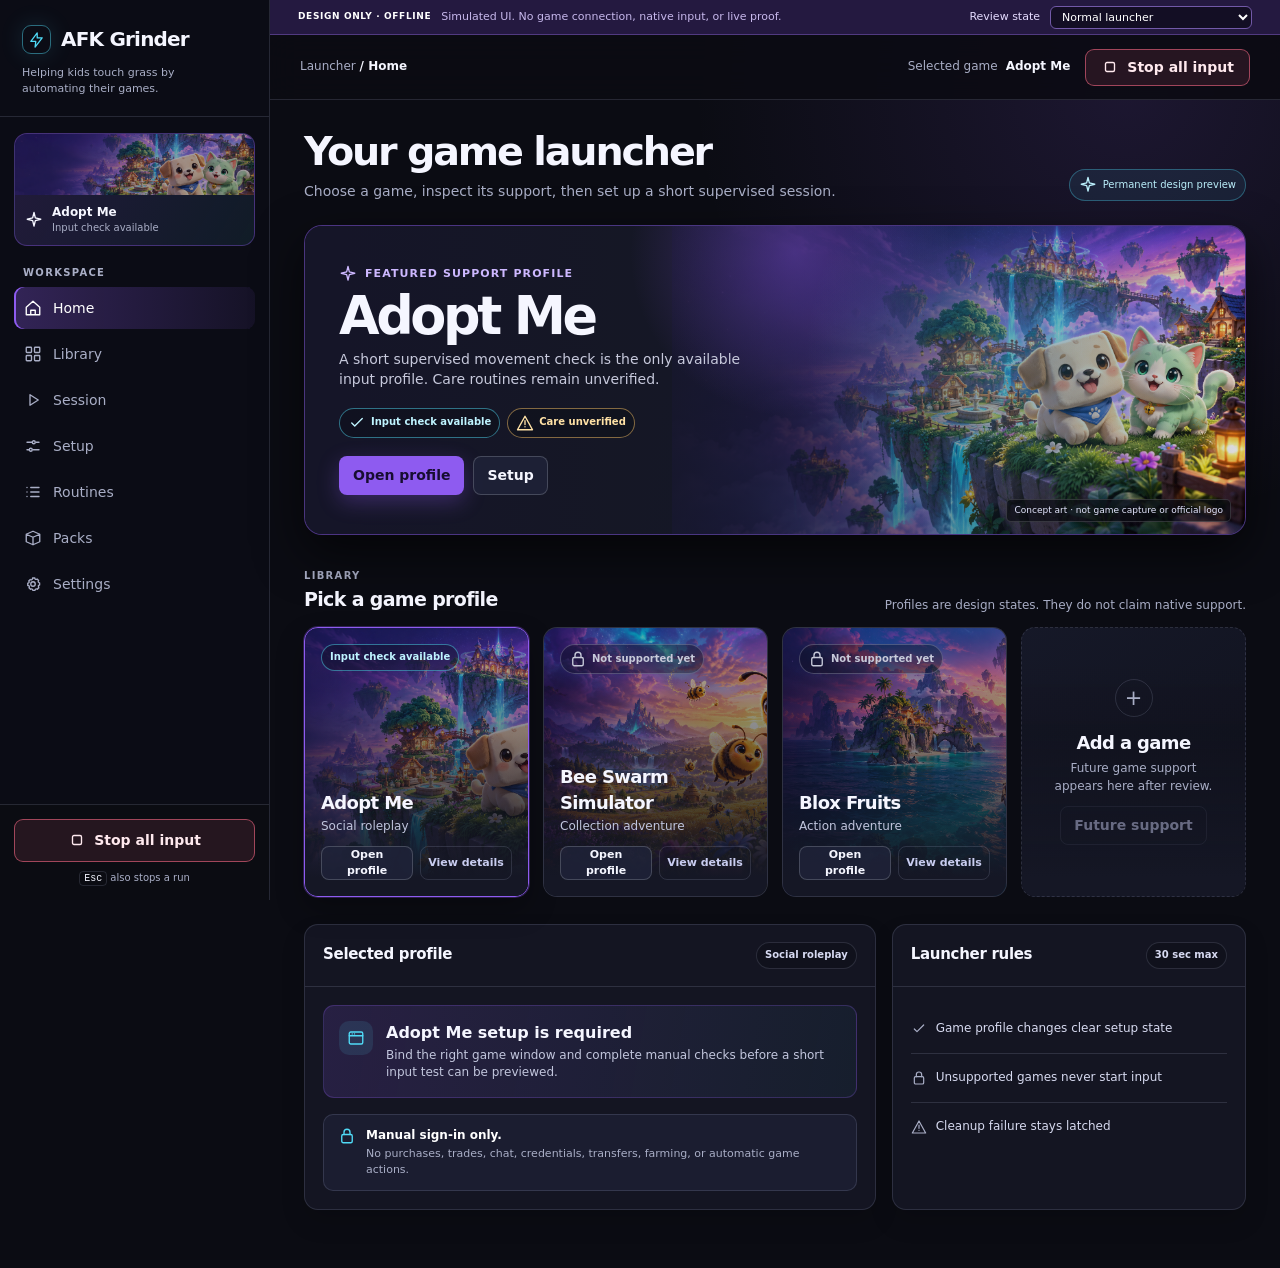
<file: docs/design/index.html>
<!doctype html>
<html lang="en">
<head>
<meta charset="utf-8"><meta name="viewport" content="width=device-width,initial-scale=1"><meta name="color-scheme" content="dark">
<title>AFK Grinder · Launcher design</title>
<style>
:root{--ink:#0b0c13;--panel:#151725;--raised:#20233a;--raised2:#292d49;--text:#f5f6ff;--muted:#a9aec6;--line:#d0d7ff23;--violet:#8e5bf0;--violetHover:#a879ff;--cyan:#50dbf7;--danger:#ff6b8a;--warn:#ffc86a;--good:#75e2be;--shadow:0 18px 48px #0009}
*{box-sizing:border-box}html,body{min-height:100%;margin:0;background:var(--ink);color:var(--text);font:14px/1.45 Inter,ui-sans-serif,system-ui,-apple-system,"Segoe UI",sans-serif}button,select,input,textarea{font:inherit}button{color:inherit;cursor:pointer}button:disabled{cursor:not-allowed;opacity:.47}button:focus-visible,select:focus-visible,input:focus-visible,textarea:focus-visible{outline:3px solid var(--cyan);outline-offset:3px}.icon{width:18px;height:18px;flex:0 0 auto;fill:none;stroke:currentColor;stroke-width:1.8;stroke-linecap:round;stroke-linejoin:round}
.app{min-height:100vh;display:grid;grid-template-columns:270px minmax(0,1fr);background:radial-gradient(circle at 88% 7%,#8e5bf022,transparent 31rem),var(--ink)}.rail{min-height:100vh;position:sticky;top:0;height:100vh;display:flex;flex-direction:column;overflow:hidden;border-right:1px solid var(--line);background:#0c0d16eF;backdrop-filter:blur(18px)}.brand{padding:25px 22px 19px;border-bottom:1px solid var(--line)}.brand-top{display:flex;gap:10px;align-items:center;font-weight:850;letter-spacing:-.04em;font-size:20px}.brand-mark{width:29px;height:29px;display:grid;place-items:center;border:1px solid #50dbf777;color:var(--cyan);border-radius:9px;box-shadow:0 0 24px #50dbf722}.brand-mark .icon{width:17px}.tagline{margin:11px 0 0;max-width:205px;color:var(--muted);font-size:11px;line-height:1.45}
.rail-game{margin:16px 14px 6px;border:1px solid #8e5bf05c;border-radius:13px;overflow:hidden;background:linear-gradient(120deg,#8e5bf02e,#50dbf714)}.rail-game img{width:100%;height:61px;display:block;object-fit:cover;object-position:center 37%;opacity:.6}.rail-game-copy{display:flex;gap:9px;align-items:center;padding:9px 10px}.rail-game-copy b{display:block;font-size:12px}.rail-game-copy small{display:block;color:var(--muted);font-size:10px}.rail-nav{flex:1;overflow:auto;padding:14px}.nav-label,.overline{color:var(--muted);font-size:10px;letter-spacing:.13em;text-transform:uppercase;font-weight:800}.nav-label{padding:0 9px 7px}.nav{display:grid;gap:4px}.nav button{border:0;background:transparent;min-height:42px;padding:0 10px;display:flex;align-items:center;gap:11px;border-radius:9px;color:var(--muted);text-align:left}.nav button:hover{color:var(--text);background:#f5f6ff0f}.nav button.active{color:#fff;background:linear-gradient(90deg,#8e5bf04d,#8e5bf014);box-shadow:inset 2px 0 var(--violet)}
.rail-stop{border-top:1px solid var(--line);padding:14px;background:#0b0c13ed}.global-stop{width:100%;min-height:43px;border:1px solid #ff6b8a91;border-radius:9px;background:#ff6b8a1c;color:#ffe9ee;display:flex;align-items:center;justify-content:center;gap:8px;font-weight:800}.global-stop:hover:not(:disabled){background:#ff6b8a3b}.escape{text-align:center;color:var(--muted);font-size:10px;margin:9px 0 0}.escape kbd{border:1px solid var(--line);border-radius:4px;padding:1px 4px;color:var(--text)}
.workspace{min-width:0}.design-ribbon{min-height:35px;display:flex;align-items:center;gap:10px;padding:5px 28px;color:#dcd2ff;background:#241940;border-bottom:1px solid #a879ff57;font-size:11px;position:sticky;top:0;z-index:20}.design-ribbon strong{color:#fff;letter-spacing:.07em;text-transform:uppercase;font-size:9px}.design-ribbon span{color:#c7b8ec}.design-ribbon label{margin-left:auto;color:#e5dcff}.design-ribbon select{max-width:216px;color:#fff;background:#130e24;border:1px solid #7259a8;border-radius:6px;padding:3px 7px;font-size:11px}.topbar{position:sticky;top:35px;z-index:19;min-height:65px;display:flex;align-items:center;gap:15px;padding:0 30px;border-bottom:1px solid var(--line);background:#0b0c13e8;backdrop-filter:blur(15px)}.crumb{color:var(--muted);font-size:12px}.crumb b{color:var(--text)}.top-spacer{flex:1}.top-game{display:flex;align-items:center;gap:8px;color:var(--muted);font-size:12px}.top-game b{color:var(--text)}.top-stop{width:auto;padding:0 15px;min-height:37px}
main{max-width:1550px;margin:0 auto;padding:32px 34px 58px}.page{display:none}.page.active{display:block}.page-title{display:flex;align-items:flex-end;justify-content:space-between;gap:20px;margin-bottom:24px}.page-title h1{margin:0;font-size:clamp(30px,3.1vw,43px);line-height:1;letter-spacing:-.055em}.page-title p{margin:9px 0 0;color:var(--muted)}.design-only{display:inline-flex;gap:6px;align-items:center;padding:6px 9px;border:1px solid #50dbf752;color:#baeefa;background:#50dbf714;border-radius:999px;font-size:10px;white-space:nowrap}
.hero{min-height:310px;position:relative;display:flex;align-items:stretch;overflow:hidden;isolation:isolate;border:1px solid #8e5bf070;border-radius:18px;background:linear-gradient(105deg,#18142e,#14182b 42%,#151725);box-shadow:var(--shadow)}.hero:before{content:"";position:absolute;inset:0;z-index:-1;background:linear-gradient(90deg,#151528 4%,#151725f5 33%,#15172578 64%,#15172510)}.hero:after{content:"";position:absolute;z-index:-1;inset:0;background:radial-gradient(circle at 76% 40%,#50dbf733,transparent 29%),radial-gradient(circle at 52% 9%,#8e5bf063,transparent 29%)}.hero-art{position:absolute;z-index:-2;width:61%;height:100%;right:0;top:0;object-fit:cover;object-position:center;opacity:.92}.art-label{position:absolute;right:14px;bottom:12px;z-index:2;padding:4px 7px;background:#0b0c13b3;border:1px solid #f5f6ff26;color:#e5e7ff;border-radius:5px;font-size:9px}.hero-copy{width:min(620px,62%);padding:34px;display:flex;flex-direction:column;align-items:flex-start;justify-content:center}.game-kicker{display:flex;align-items:center;gap:8px;color:#cdb8ff;font-size:11px;font-weight:800;letter-spacing:.1em;text-transform:uppercase}.hero h2{margin:8px 0;font-size:clamp(34px,4.1vw,55px);line-height:.95;letter-spacing:-.065em}.hero p{max-width:440px;margin:0;color:#c7c9dc}.badges{display:flex;gap:7px;flex-wrap:wrap;margin:18px 0}.badge{display:inline-flex;align-items:center;gap:5px;border:1px solid var(--line);border-radius:999px;padding:5px 8px;color:#d7daf2;font-size:10px;font-weight:750;background:#0b0c1359}.badge.available{border-color:#50dbf77a;color:#bff4ff}.badge.unverified{border-color:#ffc86a7a;color:#ffe2a6}.badge.locked{border-color:#a9aec657;color:#c7cada}.actions{display:flex;flex-wrap:wrap;gap:9px}.primary,.secondary,.ghost{min-height:39px;padding:0 13px;border-radius:8px;font-weight:850;border:1px solid transparent}.primary{background:var(--violet);color:#170d31;box-shadow:0 7px 21px #8e5bf04d}.primary:hover:not(:disabled){background:var(--violetHover);color:#170d31}.secondary{color:#f5f6ff;background:#20233acc;border-color:#f5f6ff30}.secondary:hover:not(:disabled),.ghost:hover:not(:disabled){border-color:var(--cyan);background:#50dbf717}.ghost{background:transparent;color:#c9cdf0;border-color:var(--line)}
.section-head{display:flex;align-items:end;justify-content:space-between;gap:18px;margin:34px 0 13px}.section-head h2{font-size:19px;margin:3px 0 0;letter-spacing:-.035em}.section-head p{margin:0;color:var(--muted);font-size:12px}.game-grid{display:grid;grid-template-columns:repeat(4,minmax(0,1fr));gap:14px}.game-card{min-height:270px;position:relative;overflow:hidden;isolation:isolate;display:flex;flex-direction:column;justify-content:flex-end;padding:16px;border:1px solid var(--line);border-radius:14px;background:var(--panel);transition:transform .16s ease,border-color .16s ease}.game-card:hover{transform:translateY(-3px);border-color:#50dbf78a}.game-card.selected{border-color:var(--violet);box-shadow:0 0 0 1px #8e5bf047,0 13px 28px #0004}.game-card img{position:absolute;inset:0;z-index:-2;width:100%;height:100%;object-fit:cover;opacity:.65}.game-card:after{content:"";position:absolute;inset:0;z-index:-1;background:linear-gradient(180deg,#090a1000 12%,#0a0b123b 40%,#151725 93%)}.game-card .badge{align-self:flex-start;margin-bottom:auto}.game-card h3{margin:18px 0 2px;font-size:18px;letter-spacing:-.035em}.game-card p{color:#c0c5dd;margin:0 0 11px;font-size:12px}.card-actions{display:flex;gap:7px}.card-actions button{flex:1;min-height:33px;padding:0 7px;font-size:11px}.add-card{border-style:dashed;align-items:center;justify-content:center;text-align:center;background:linear-gradient(145deg,#20233a8c,#1517258c)}.add-card:hover{transform:none;border-color:var(--line)}.add-symbol{width:38px;height:38px;display:grid;place-items:center;border-radius:50%;border:1px solid var(--line);color:var(--muted);font-size:21px}.add-card h3{margin:13px 0 4px}.add-card p{color:var(--muted);max-width:160px}
.content-grid{margin-top:27px;display:grid;grid-template-columns:minmax(0,1.42fr) minmax(300px,.88fr);gap:16px}.panel{border:1px solid var(--line);border-radius:14px;background:#151725e8;box-shadow:0 12px 25px #0002;overflow:hidden}.panel-head{display:flex;align-items:center;justify-content:space-between;gap:10px;padding:17px 18px;border-bottom:1px solid var(--line)}.panel-head h2{margin:0;font-size:15px;letter-spacing:-.02em}.panel-body{padding:18px}.session-state{display:flex;align-items:flex-start;gap:13px;padding:15px;background:linear-gradient(100deg,#8e5bf029,#50dbf70d);border:1px solid #8e5bf040;border-radius:11px}.state-symbol{width:34px;height:34px;display:grid;place-items:center;flex:0 0 auto;border-radius:10px;color:var(--cyan);background:#50dbf71c}.session-state h3{margin:0 0 3px;font-size:16px}.session-state p{margin:0;color:#c2c6dd;font-size:12px}.mode{display:flex;gap:4px;margin:17px 0;padding:4px;background:#0e0f18;border:1px solid var(--line);border-radius:9px}.mode button{flex:1;padding:7px;border:0;border-radius:6px;color:var(--muted);background:transparent;font-size:12px}.mode button.active{color:#fff;background:var(--raised2);box-shadow:0 2px 8px #0005}.routine-row{display:flex;align-items:center;gap:10px;padding:10px 0;border-top:1px solid var(--line)}.routine-row>.icon{color:var(--cyan)}.routine-row b{display:block;font-size:12px}.routine-row small{color:var(--muted)}.routine-row .badge{margin-left:auto}.run-actions{display:flex;gap:9px;margin-top:18px}.run-actions button{flex:1}.small-note{margin:13px 0 0;color:var(--muted);font-size:11px}.small-note .icon{vertical-align:-4px;width:14px;color:var(--cyan)}.preview{position:relative;min-height:197px;display:grid;place-items:center;overflow:hidden;background:linear-gradient(135deg,#0e101b,#1b1e34);border-radius:10px;border:1px solid #f5f6ff17}.preview img{width:100%;height:197px;object-fit:cover;opacity:.57}.preview-copy{position:absolute;inset:0;display:grid;place-content:center;text-align:center;background:linear-gradient(180deg,#0b0c1314,#0b0c13c2)}.preview-copy .icon{width:26px;height:26px;margin:auto;color:var(--cyan)}.preview-copy b{margin-top:8px}.preview-copy span{color:#c5c9df;font-size:11px}.preview-label{position:absolute;top:9px;left:9px;padding:4px 6px;color:#e6e8fa;background:#0b0c13bf;border:1px solid #f5f6ff2b;border-radius:5px;font-size:9px}.ready-list{display:grid;gap:0}.ready-row{display:flex;align-items:center;gap:9px;min-height:49px;border-bottom:1px solid var(--line);color:#d7daf0;font-size:12px}.ready-row:last-child{border:0}.ready-row>.icon{width:16px;color:var(--muted)}.ready-row .badge{margin-left:auto}.notice{margin-top:16px;display:flex;gap:10px;padding:12px 14px;border-radius:10px;color:#d5d8ee;background:#20233aa6;border:1px solid var(--line);font-size:12px}.notice>.icon{color:var(--cyan)}.notice b{color:#fff}.notice p{margin:2px 0 0;color:var(--muted);font-size:11px}
.setup-grid,.routine-grid{display:grid;grid-template-columns:1.2fr .8fr;gap:16px}.setup-list{display:grid}.setup-row{padding:17px 18px;display:grid;grid-template-columns:30px 1fr auto;align-items:start;gap:12px;border-bottom:1px solid var(--line)}.setup-row:last-child{border-bottom:0}.number{width:25px;height:25px;display:grid;place-items:center;border:1px solid #8e5bf08c;border-radius:50%;color:#d8c6ff;font-size:11px;font-weight:800}.setup-row h3{margin:0;font-size:14px}.setup-row p{margin:3px 0 0;color:var(--muted);font-size:12px}.setup-row button{align-self:center}.locked-panel{opacity:.74}.locked-panel .panel-body{color:var(--muted)}.routine-card{padding:18px;min-height:182px}.routine-card h2{margin:15px 0 6px;font-size:18px}.routine-card p{margin:0 0 16px;color:var(--muted);font-size:12px}.json{display:block;width:100%;min-height:178px;resize:vertical;background:#0c0d16;color:#dcd8ff;border:1px solid var(--line);border-radius:9px;padding:12px;font:11px/1.5 ui-monospace,SFMono-Regular,Menlo,monospace}.pack-empty{min-height:330px;display:grid;place-items:center;text-align:center;padding:36px}.pack-empty .icon{width:42px;height:42px;color:#b99aff}.pack-empty h2{margin:13px 0 6px}.pack-empty p{margin:0;color:var(--muted);max-width:400px}.settings-row{min-height:80px;display:flex;align-items:center;justify-content:space-between;gap:18px;padding:16px 18px;border-bottom:1px solid var(--line)}.settings-row:last-child{border:0}.settings-row h3{margin:0;font-size:14px}.settings-row p{margin:3px 0 0;color:var(--muted);font-size:12px;max-width:500px}.settings-row select{background:#10111c;color:#fff;border:1px solid var(--line);border-radius:7px;padding:7px}.toast{position:fixed;z-index:30;right:25px;bottom:22px;max-width:370px;padding:11px 13px;background:#27213f;border:1px solid #8668bd;border-radius:9px;box-shadow:var(--shadow);color:#f7f4ff;font-size:12px}.toast:empty{display:none}
@media(max-width:1240px){.app{grid-template-columns:80px minmax(0,1fr)}.brand{padding:19px 0}.brand-top{justify-content:center}.brand-name,.tagline,.rail-game,.nav-label,.nav span,.escape{display:none}.rail-nav,.rail-stop{padding:11px}.nav button{justify-content:center;padding:0}.global-stop{padding:0;font-size:0}.global-stop .icon{width:20px;height:20px}.game-grid{grid-template-columns:repeat(4,minmax(155px,1fr));overflow:auto;padding-bottom:3px}.game-card{min-width:155px}.design-ribbon,.topbar{padding-left:22px;padding-right:22px}}@media(max-width:850px){.app{grid-template-columns:62px minmax(0,1fr)}.rail-nav,.rail-stop{padding:8px}.brand-mark{width:27px}.design-ribbon span,.top-game{display:none}.design-ribbon label{margin-left:auto}.topbar{min-height:58px;padding:0 14px}.top-stop{font-size:0;width:40px;padding:0;justify-content:center}.top-stop .icon{width:18px}.page-title{align-items:flex-start}.hero{min-height:370px}.hero-art{width:100%;opacity:.35}.hero:before{background:linear-gradient(90deg,#151528f7,#151725c9)}.hero-copy{width:100%;padding:26px}.game-grid{grid-template-columns:repeat(2,minmax(0,1fr));overflow:visible}.game-card{min-width:0}.content-grid,.setup-grid,.routine-grid{grid-template-columns:1fr}.setup-row{grid-template-columns:28px 1fr}.setup-row button,.setup-row .actions,.setup-row label{grid-column:2;justify-self:start;margin-top:7px}main{padding:24px 16px 45px}.design-ribbon{padding:5px 12px}.design-ribbon select{max-width:159px}.page-title h1{font-size:32px}}@media(max-width:640px){.app{grid-template-columns:48px minmax(0,1fr);min-width:0}.rail-nav,.rail-stop{padding:6px}.brand-mark{width:24px}.workspace{overflow:hidden}.hero{border-radius:13px;min-height:360px}.hero-copy{padding:19px}.hero h2{font-size:35px}.design-ribbon{position:relative;gap:6px}.design-ribbon label{font-size:10px}.design-ribbon select{max-width:120px}.topbar{top:0}.topbar .crumb{font-size:11px}.game-grid{grid-template-columns:1fr;overflow:visible}.content-grid{min-width:0}.design-only{display:none}main{padding:18px 12px 36px}.page-title p,.section-head p{font-size:11px}.section-head{align-items:start}.settings-row{align-items:flex-start;flex-direction:column}}@media(max-height:450px){.brand{padding:10px 0}.rail{overflow:auto}.rail-nav{flex:0}.rail-stop{position:sticky;bottom:0;margin-top:auto}.hero{min-height:240px}.page-title{margin-bottom:13px}}@media(prefers-reduced-motion:reduce){*,*:before,*:after{transition:none!important;scroll-behavior:auto!important}}
</style>
</head>
<body>
<svg width="0" height="0" style="position:absolute" aria-hidden="true"><defs>
<symbol id="i-bolt" viewBox="0 0 24 24"><path d="m13 2-9 12h7l-1 8 10-13h-7z"/></symbol><symbol id="i-home" viewBox="0 0 24 24"><path d="m3 11 9-8 9 8v10H3zM9 21v-6h6v6"/></symbol><symbol id="i-grid" viewBox="0 0 24 24"><rect x="3" y="3" width="7" height="7" rx="1"/><rect x="14" y="3" width="7" height="7" rx="1"/><rect x="3" y="14" width="7" height="7" rx="1"/><rect x="14" y="14" width="7" height="7" rx="1"/></symbol><symbol id="i-sliders" viewBox="0 0 24 24"><path d="M4 7h7m5 0h4M4 17h3m5 0h8"/><circle cx="13" cy="7" r="2"/><circle cx="9" cy="17" r="2"/></symbol><symbol id="i-list" viewBox="0 0 24 24"><path d="M9 6h11M9 12h11M9 18h11"/><path d="M4 6h.01M4 12h.01M4 18h.01"/></symbol><symbol id="i-box" viewBox="0 0 24 24"><path d="m3 7 9-4 9 4v10l-9 4-9-4zM3 7l9 4 9-4M12 11v10"/></symbol><symbol id="i-settings" viewBox="0 0 24 24"><circle cx="12" cy="12" r="3"/><path d="M19.4 15a1.7 1.7 0 0 0 .3 1.9l.1.1-2.1 2.1-.1-.1a1.7 1.7 0 0 0-1.9-.3 1.7 1.7 0 0 0-1 1.5v.2h-3v-.2a1.7 1.7 0 0 0-1-1.5 1.7 1.7 0 0 0-1.9.3l-.1.1-2.1-2.1.1-.1a1.7 1.7 0 0 0 .3-1.9 1.7 1.7 0 0 0-1.5-1H5v-3h.2a1.7 1.7 0 0 0 1.5-1 1.7 1.7 0 0 0-.3-1.9l-.1-.1 2.1-2.1.1.1a1.7 1.7 0 0 0 1.9.3 1.7 1.7 0 0 0 1-1.5V4h3v.2a1.7 1.7 0 0 0 1 1.5 1.7 1.7 0 0 0 1.9-.3l.1-.1 2.1 2.1-.1.1a1.7 1.7 0 0 0-.3 1.9 1.7 1.7 0 0 0 1.5 1h.2v3h-.2a1.7 1.7 0 0 0-1.5 1z"/></symbol><symbol id="i-stop" viewBox="0 0 24 24"><rect x="6" y="6" width="12" height="12" rx="2"/></symbol><symbol id="i-play" viewBox="0 0 24 24"><path d="m8 5 11 7-11 7z"/></symbol><symbol id="i-window" viewBox="0 0 24 24"><rect x="3" y="4" width="18" height="16" rx="2"/><path d="M3 9h18M7 6.5h.01m3 0h.01"/></symbol><symbol id="i-check" viewBox="0 0 24 24"><path d="m5 12 4 4L19 6"/></symbol><symbol id="i-lock" viewBox="0 0 24 24"><rect x="5" y="10" width="14" height="11" rx="2"/><path d="M8 10V7a4 4 0 0 1 8 0v3"/></symbol><symbol id="i-alert" viewBox="0 0 24 24"><path d="m12 3 10 18H2zM12 9v5m0 3h.01"/></symbol><symbol id="i-eye" viewBox="0 0 24 24"><path d="M2 12s4-7 10-7 10 7 10 7-4 7-10 7S2 12 2 12z"/><circle cx="12" cy="12" r="3"/></symbol><symbol id="i-spark" viewBox="0 0 24 24"><path d="m12 2 1.8 7.2L21 11l-7.2 1.8L12 20l-1.8-7.2L3 11l7.2-1.8z"/></symbol>
</defs></svg>
<div class="app">
<aside class="rail" aria-label="Launcher navigation">
<div class="brand"><div class="brand-top"><span class="brand-mark"><svg class="icon"><use href="#i-bolt"/></svg></span><span class="brand-name">AFK Grinder</span></div><p class="tagline">Helping kids touch grass by automating their games.</p></div>
<div class="rail-game"><img id="rail-art" src="assets/pet-world.png" alt="Concept art for selected game, not a game capture"><div class="rail-game-copy"><svg class="icon"><use href="#i-spark"/></svg><div><b id="rail-game-name">Adopt Me</b><small id="rail-game-state">Input check available</small></div></div></div>
<div class="rail-nav"><div class="nav-label">Workspace</div><nav class="nav"><button class="active" aria-current="page" data-page="home" title="Home"><svg class="icon"><use href="#i-home"/></svg><span>Home</span></button><button data-page="library" title="Library"><svg class="icon"><use href="#i-grid"/></svg><span>Library</span></button><button data-page="session" title="Session"><svg class="icon"><use href="#i-play"/></svg><span>Session</span></button><button data-page="setup" title="Setup"><svg class="icon"><use href="#i-sliders"/></svg><span>Setup</span></button><button data-page="routines" title="Routines"><svg class="icon"><use href="#i-list"/></svg><span>Routines</span></button><button data-page="packs" title="Packs"><svg class="icon"><use href="#i-box"/></svg><span>Packs</span></button><button data-page="settings" title="Settings"><svg class="icon"><use href="#i-settings"/></svg><span>Settings</span></button></nav></div>
<footer class="rail-stop"><button class="global-stop" data-stop title="Stop all input"><svg class="icon"><use href="#i-stop"/></svg><span>Stop all input</span></button><p class="escape"><kbd>Esc</kbd> also stops a run</p></footer>
</aside>
<div class="workspace">
<div class="design-ribbon"><strong>Design only · offline</strong><span>Simulated UI. No game connection, native input, or live proof.</span><label for="harness">Review state</label><select id="harness"><option value="normal">Normal launcher</option><option value="focus">Focus lost / unknown screen</option><option value="cleanup">Cleanup failure latch</option><option value="running">Running lock</option><option value="reset">New design state (reset latch)</option></select></div>
<header class="topbar"><div class="crumb">Launcher <b id="crumb">/ Home</b></div><div class="top-spacer"></div><div class="top-game"><span>Selected game</span><b id="top-game-name">Adopt Me</b></div><button class="global-stop top-stop" data-stop><svg class="icon"><use href="#i-stop"/></svg><span>Stop</span></button></header>
<main>
<section class="page active" id="home"><div class="page-title"><div><h1>Your game launcher</h1><p>Choose a game, inspect its support, then set up a short supervised session.</p></div><span class="design-only"><svg class="icon"><use href="#i-spark"/></svg>Permanent design preview</span></div>
<article class="hero"><img class="hero-art" id="hero-art" src="assets/pet-world.png" alt="Fantasy pet world concept art, not a game capture or official game art"><span class="art-label">Concept art · not game capture or official logo</span><div class="hero-copy"><span class="game-kicker"><svg class="icon"><use href="#i-spark"/></svg>Featured support profile</span><h2 id="hero-name">Adopt Me</h2><p id="hero-copy">A short supervised movement check is the only available input profile. Care routines remain unverified.</p><div class="badges" id="hero-badges"></div><div class="actions"><button class="primary" data-open-session>Open profile</button><button class="secondary" data-page="setup">Setup</button></div></div></article>
<div class="section-head"><div><div class="overline">Library</div><h2>Pick a game profile</h2></div><p>Profiles are design states. They do not claim native support.</p></div>
<div class="game-grid" id="home-grid">
<article class="game-card selected" data-game-card="adopt"><img src="assets/pet-world.png" alt="Pet world concept art, not an official game image"><span class="badge available">Input check available</span><h3>Adopt Me</h3><p>Social roleplay</p><div class="card-actions"><button class="secondary" data-open-game="adopt">Open profile</button><button class="ghost" data-details="adopt">View details</button></div></article>
<article class="game-card" data-game-card="bee"><img src="assets/bee-fields.png" alt="Bee field concept art, not an official game image"><span class="badge locked"><svg class="icon"><use href="#i-lock"/></svg>Not supported yet</span><h3>Bee Swarm Simulator</h3><p>Collection adventure</p><div class="card-actions"><button class="secondary" data-open-game="bee">Open profile</button><button class="ghost" data-details="bee">View details</button></div></article>
<article class="game-card" data-game-card="blox"><img src="assets/ocean-adventure.png" alt="Ocean adventure concept art, not an official game image"><span class="badge locked"><svg class="icon"><use href="#i-lock"/></svg>Not supported yet</span><h3>Blox Fruits</h3><p>Action adventure</p><div class="card-actions"><button class="secondary" data-open-game="blox">Open profile</button><button class="ghost" data-details="blox">View details</button></div></article>
<article class="game-card add-card"><span class="add-symbol">+</span><h3>Add a game</h3><p>Future game support appears here after review.</p><button class="ghost" disabled>Future support</button></article></div>
<div class="content-grid"><article class="panel"><div class="panel-head"><h2>Selected profile</h2><span class="badge" id="profile-kind">Social roleplay</span></div><div class="panel-body"><div class="session-state"><span class="state-symbol"><svg class="icon"><use href="#i-window"/></svg></span><div><h3 id="profile-heading">Adopt Me setup is required</h3><p id="profile-copy">Bind the right game window and complete manual checks before a short input test can be previewed.</p></div></div><div class="notice"><svg class="icon"><use href="#i-lock"/></svg><div><b>Manual sign-in only.</b><p>No purchases, trades, chat, credentials, transfers, farming, or automatic game actions.</p></div></div></div></article><aside class="panel"><div class="panel-head"><h2>Launcher rules</h2><span class="badge">30 sec max</span></div><div class="panel-body"><div class="ready-list"><div class="ready-row"><svg class="icon"><use href="#i-check"/></svg><span>Game profile changes clear setup state</span></div><div class="ready-row"><svg class="icon"><use href="#i-lock"/></svg><span>Unsupported games never start input</span></div><div class="ready-row"><svg class="icon"><use href="#i-alert"/></svg><span>Cleanup failure stays latched</span></div></div></div></aside></div></section>
<section class="page" id="library"><div class="page-title"><div><h1>Game library</h1><p>Browse support profiles. The launcher has no game connection.</p></div></div><div class="game-grid" id="library-grid"></div><div class="notice"><svg class="icon"><use href="#i-eye"/></svg><div><b>Support labels are cautious by design.</b><p>“Not supported yet” allows profile viewing only. It never unlocks routines, packs, or input.</p></div></div></section>
<section class="page" id="session"><div class="page-title"><div><h1><span id="session-game-name">Adopt Me</span> session</h1><p id="session-subtitle">A short supervised movement test. Care automation is not verified.</p></div><span class="design-only">No live game evidence</span></div><div class="content-grid"><article class="panel"><div class="panel-head"><h2>Session control</h2><span class="badge" id="session-status">Setup required</span></div><div class="panel-body"><div class="session-state"><span class="state-symbol"><svg class="icon"><use href="#i-lock"/></svg></span><div><h3 id="session-heading">Finish setup before live input</h3><p id="session-copy">A preview is not a permission to act. Setup is required after any game change, focus loss, or unknown screen.</p></div></div><div class="mode"><button class="active" aria-pressed="true" data-mode="dry">Dry run</button><button aria-pressed="false" data-mode="live">Live input</button></div><div class="routine-row"><svg class="icon"><use href="#i-play"/></svg><div><b id="routine-name">Supervised movement check</b><small id="routine-copy">Forward · wait · back. Input only; no game task.</small></div><span class="badge" id="routine-badge">Available after setup</span></div><div class="routine-row"><svg class="icon"><use href="#i-lock"/></svg><div><b>Indoor care routines</b><small>Disabled until game-specific evidence exists.</small></div><span class="badge locked">Unverified</span></div><div class="run-actions"><button class="primary" id="start"><svg class="icon"><use href="#i-play"/></svg><span id="start-label">Start dry run</span></button><button class="secondary" data-page="setup">Open setup</button></div><p class="small-note"><svg class="icon"><use href="#i-alert"/></svg>30-second maximum. Stop cancels future input. No auto-resume after focus changes.</p></div></article><aside class="panel"><div class="panel-head"><h2>Private window preview</h2><span class="badge" id="preview-status">Not captured</span></div><div class="panel-body"><div class="preview"><img id="session-art" src="assets/pet-world.png" alt="Concept art placeholder, not a window capture"><span class="preview-label">Placeholder · not game capture</span><div class="preview-copy"><svg class="icon"><use href="#i-window"/></svg><b id="preview-heading">No private preview</b><span id="preview-copy">Set up a selected game to see this design placeholder.</span></div></div><p class="small-note">Design preview only. Runtime capture behavior is unverified here.</p></div></aside></div></section>
<section class="page" id="setup"><div class="page-title"><div><h1>Setup <span id="setup-game-name">Adopt Me</span></h1><p>Manual sign-in. You choose the window. This design does not reach your computer.</p></div></div><div class="setup-grid"><article class="panel"><div class="panel-head"><h2>Required before an input check</h2><span class="badge" id="setup-state">Not started</span></div><div class="setup-list"><div class="setup-row"><span class="number">1</span><div><h3>Sign in yourself</h3><p>Open the selected game manually. Close chat, trades, purchases, and menus.</p></div><span class="badge">Manual</span></div><div class="setup-row"><span class="number">2</span><div><h3>Bind a game window</h3><p>A game switch clears binding, access, acknowledgment, progress, and preview.</p></div><button class="secondary" id="bind">Bind window</button></div><div class="setup-row"><span class="number">3</span><div><h3>Check private preview and access</h3><p>Design-only state. Neither action enables input.</p></div><div class="actions"><button class="ghost" id="capture">Preview</button><button class="ghost" id="access">Access</button></div></div><div class="setup-row"><span class="number">4</span><div><h3>Acknowledge visible gameplay</h3><p>Required manually before the supported profile can show a live-input option.</p></div><label class="badge"><input type="checkbox" id="ack">Acknowledge</label></div></div></article><aside class="panel"><div class="panel-head"><h2>Setup checks</h2><span class="badge available" id="setup-side-status">Waiting</span></div><div class="panel-body"><div class="ready-list"><div class="ready-row"><svg class="icon"><use href="#i-window"/></svg><span>Window binding</span><span class="badge" id="bind-status">Missing</span></div><div class="ready-row"><svg class="icon"><use href="#i-eye"/></svg><span>Preview placeholder</span><span class="badge" id="capture-status">Missing</span></div><div class="ready-row"><svg class="icon"><use href="#i-check"/></svg><span>Input access check</span><span class="badge" id="access-status">Missing</span></div><div class="ready-row"><svg class="icon"><use href="#i-alert"/></svg><span>Manual acknowledgment</span><span class="badge" id="ack-status">Missing</span></div></div><div class="notice"><svg class="icon"><use href="#i-lock"/></svg><div><b>Never automated here.</b><p>No login, chats, purchases, trades, credentials, or routine farming.</p></div></div></div></aside></div></section>
<section class="page" id="routines"><div class="page-title"><div><h1>Routines</h1><p id="routines-subtitle">The supported profile exposes one short movement check.</p></div></div><div class="routine-grid"><article class="panel routine-card"><span class="badge available" id="movement-badge">Supported profile only</span><h2>Supervised movement check</h2><p>Forward, wait, back. It does not claim a completed game task, reward, or care result.</p><button class="primary" data-open-session>Open session</button></article><article class="panel routine-card locked-panel"><span class="badge locked">Not yet verified</span><h2>Indoor care</h2><p>Care routines remain disabled until native and game-specific evidence is available.</p><button class="ghost" disabled>Unavailable</button></article></div><article class="panel" style="margin-top:16px"><div class="panel-head"><h2>Advanced · editable input-check JSON</h2><span class="badge">Design only</span></div><div class="panel-body"><textarea class="json" aria-label="Example input check JSON" spellcheck="false">{"version":1,"name":"Short input check","steps":[{"action":"hold_key","key":"w","duration_ms":250},{"action":"wait","duration_ms":500},{"action":"hold_key","key":"s","duration_ms":250}]}</textarea><p class="small-note">No scripts, purchases, trades, chat, credential entry, or unattended actions.</p></div></article></section>
<section class="page" id="packs"><div class="page-title"><div><h1>Game packs</h1><p>Curated game-specific support belongs here after review and evidence.</p></div></div><article class="panel pack-empty"><div><svg class="icon"><use href="#i-box"/></svg><h2>No game packs available</h2><p>Pack installation, automated care, and executable plugins are not part of this launcher design.</p><button class="ghost" disabled style="margin-top:18px">Packs unavailable</button></div></article></section>
<section class="page" id="settings"><div class="page-title"><div><h1>Settings</h1><p>Small controls for a local, design-only launcher.</p></div></div><article class="panel"><div class="settings-row"><div><h3>Appearance</h3><p>Dark launcher is the primary product direction.</p></div><span class="badge">Dark launcher</span></div><div class="settings-row"><div><h3>Session limit</h3><p>Short supervised tests only. Longer sessions need separate evidence.</p></div><span class="badge">30 sec max</span></div><div class="settings-row"><div><h3>Privacy boundary</h3><p>No credentials, chats, transactions, screen recordings, cloud inference, or runtime LLM.</p></div><span class="badge">Local design</span></div><div class="settings-row"><div><h3>Cleanup safety</h3><p id="latch-copy">No cleanup failure is latched in this preview.</p></div><span class="badge" id="latch-status">Clear</span></div></article></section>
</main></div></div><div class="toast" id="toast" role="status" aria-live="polite"></div>
<script>
const games={adopt:{name:'Adopt Me',genre:'Social roleplay',art:'assets/pet-world.png',support:true,hero:'A short supervised movement check is the only available input profile. Care routines remain unverified.'},bee:{name:'Bee Swarm Simulator',genre:'Collection adventure',art:'assets/bee-fields.png',support:false,hero:'This profile can be viewed, but it has no supported input, routines, or packs.'},blox:{name:'Blox Fruits',genre:'Action adventure',art:'assets/ocean-adventure.png',support:false,hero:'This profile can be viewed, but it has no supported input, routines, or packs.'}};
const state={game:'adopt',page:'home',mode:'dry',bound:false,capture:false,access:false,ack:false,running:false,stopping:false,cleanup:false,invalidated:false};const $=s=>document.querySelector(s),$$=s=>[...document.querySelectorAll(s)],icon=n=>'<svg class="icon"><use href="#i-'+n+'"/></svg>';
function toast(message) {
  $('#toast').textContent = message;
  clearTimeout(toast.timer);
  toast.timer = setTimeout(() => $('#toast').textContent = '', 3000);
}
function supported() { return games[state.game].support; }
function locked() { return state.running || state.stopping || state.cleanup; }
function ready() {
  if (!supported() || state.cleanup || state.running || state.stopping) return false;
  if (state.mode === 'dry') return true;
  return state.bound && state.capture && state.access && state.ack && !state.invalidated;
}
function resetForGame() {
  state.bound = false;
  state.capture = false;
  state.access = false;
  state.ack = false;
  state.running = false;
  state.stopping = false;
  state.invalidated = false;
  state.mode = 'dry';
}
function setPage(page) {
  state.page = page;
  $$('.page').forEach(node => node.classList.toggle('active', node.id === page));
  $$('.nav button').forEach(node => {
    const active = node.dataset.page === page;
    node.classList.toggle('active', active);
    if (active) node.setAttribute('aria-current', 'page');
    else node.removeAttribute('aria-current');
  });
  $('#crumb').textContent = '/ ' + page[0].toUpperCase() + page.slice(1);
  window.scrollTo({ top: 0, behavior: 'auto' });
}
function setGame(id, destination = 'home') {
  if ((state.running || state.stopping) && id !== state.game) {
    toast('Stop the design run before changing game profiles.');
    return;
  }
  if (id !== state.game) {
    state.game = id;
    resetForGame();
    toast(games[id].name + ' selected. Setup state cleared.');
  }
  setPage(destination);
  render();
}
function renderLibrary(){$('#library-grid').innerHTML=['adopt','bee','blox'].map(id=>{let g=games[id];return '<article class="game-card '+(state.game===id?'selected':'')+'"><img src="'+g.art+'" alt="'+g.name+' concept art, not an official game image"><span class="badge '+(g.support?'available':'locked')+'">'+(g.support?'Input check available':icon('lock')+'Not supported yet')+'</span><h3>'+g.name+'</h3><p>'+g.genre+'</p><div class="card-actions"><button class="secondary" data-open-game="'+id+'">Open profile</button><button class="ghost" data-details="'+id+'">View details</button></div></article>'}).join('')}
function render(){const g=games[state.game],ok=supported(),go=ready(),lock=locked(),setup=state.cleanup?'Cleanup blocked':state.invalidated?'Fresh setup needed':go?'Ready for design start':'Setup required';['#rail-game-name','#top-game-name','#hero-name','#session-game-name','#setup-game-name'].forEach(s=>$(s).textContent=g.name);$('#rail-game-state').textContent=ok?'Input check available':'Not supported yet';$('#rail-art').src=g.art;$('#hero-art').src=g.art;$('#session-art').src=g.art;$('#hero-copy').textContent=g.hero;$('#profile-kind').textContent=g.genre;$('#profile-heading').textContent=ok?g.name+' setup is required':g.name+' is not supported yet';$('#profile-copy').textContent=ok?'Bind the right game window and complete manual checks before a short input test can be previewed.':'You can view this profile and its concept art. Setup, routines, packs, and input stay disabled.';$('#hero-badges').innerHTML=ok?'<span class="badge available">'+icon('check')+'Input check available</span><span class="badge unverified">'+icon('alert')+'Care unverified</span>':'<span class="badge locked">'+icon('lock')+'Not supported yet</span>';$$('.game-card[data-game-card]').forEach(x=>x.classList.toggle('selected',x.dataset.gameCard===state.game));renderLibrary();$('#session-status').textContent=setup;$('#setup-state').textContent=setup;$('#setup-side-status').textContent=setup;$('#session-heading').textContent=state.cleanup?'Cleanup failure blocks all input':state.invalidated?'Focus changed: fresh setup required':!ok?g.name+' cannot start':go?'Ready for a design-only input check':'Finish setup before live input';$('#session-copy').textContent=state.cleanup?'The failure latch persists through Stop, acknowledgment, and game changes. Only the review harness can reset it.':state.invalidated?'Focus loss or an unknown screen clears binding, access, acknowledgment, and preview. Run setup again.':!ok?'This profile has no start path. Browse its card or details only.':go?'This button simulates a state only. It does not send input or prove runtime readiness.':'A preview is not permission to act. Setup is required after every game change, focus loss, or unknown screen.';$('#routine-name').textContent=ok?'Supervised movement check':'No supported routine';$('#routine-copy').textContent=ok?'Forward · wait · back. Input only; no game task.':'Unsupported games cannot claim routines or packs.';$('#routine-badge').textContent=ok?(go?'Design ready':'Available after setup'):'Locked';$('#routines-subtitle').textContent=ok?'The supported profile exposes one short movement check.':'This game has no routines, packs, or start path.';$('#movement-badge').textContent=ok?'Supported profile only':'Unavailable for this game';$('#start').disabled=!go||state.running||state.stopping;$('#start-label').textContent=state.running?'Running in design':state.stopping?'Stopping safely':state.mode==='live'?'Start live-input design':'Start dry run';$$('.mode button').forEach(b=>{b.classList.toggle('active',b.dataset.mode===state.mode);b.disabled=lock||!ok});$('#bind').disabled=lock||!ok;$('#capture').disabled=lock||!ok||!state.bound;$('#access').disabled=lock||!ok||!state.bound;$('#ack').disabled=lock||!ok;$('#ack').checked=state.ack;$('#bind-status').textContent=state.bound?'Bound in design':'Missing';$('#capture-status').textContent=state.capture?'Shown in design':'Missing';$('#access-status').textContent=state.access?'Checked in design':'Missing';$('#ack-status').textContent=state.ack?'Acknowledged':'Missing';$('#preview-status').textContent=state.capture?'Placeholder shown':'Not captured';$('#preview-heading').textContent=state.capture?'Concept placeholder shown':'No private preview';$('#preview-copy').textContent=state.capture?'This labeled concept image is not a real capture.':'Set up a selected game to see this design placeholder.';$('#latch-copy').textContent=state.cleanup?'A cleanup failure is latched. Acknowledge, Stop, and game changes cannot clear it.':'No cleanup failure is latched in this preview.';$('#latch-status').textContent=state.cleanup?'Latched':'Clear';$$('.global-stop').forEach(b=>b.disabled=state.cleanup);$$('.global-stop span').forEach(x=>x.textContent=state.stopping?'Stopping…':'Stop all input')}
document.addEventListener('click',e=>{let page=e.target.closest('[data-page]');if(page){setPage(page.dataset.page);return}let game=e.target.closest('[data-open-game]');if(game){setGame(game.dataset.openGame,'home');return}let detail=e.target.closest('[data-details]');if(detail){setGame(detail.dataset.details,'session');toast('Profile detail shown. Support state remains unchanged.');return}if(e.target.closest('[data-open-session]')){setPage('session');return}let mode=e.target.closest('[data-mode]');if(mode&&!mode.disabled){state.mode=mode.dataset.mode;render();return}if(e.target.closest('#bind')&&!locked()){state.bound=true;state.capture=false;state.access=false;state.ack=false;toast('Design binding set. Preview and access were reset.');render();return}if(e.target.closest('#capture')&&!locked()&&state.bound){state.capture=true;toast('Concept placeholder enabled. Not a game capture.');render();return}if(e.target.closest('#access')&&!locked()&&state.bound){state.access=true;toast('Design access check marked. No OS permission was requested.');render();return}if(e.target.closest('#start')&&ready()){state.running=true;toast('Design run started. Controls are locked in this preview.');render();return}if(e.target.closest('[data-stop]')&&!state.cleanup){state.running=false;state.stopping=false;toast('Stop simulated. Setup state is unchanged unless focus is lost.');render()}});
$('#ack').addEventListener('change',e=>{if(!locked()){state.ack=e.target.checked;render()}});$('#harness').addEventListener('change',e=>{let v=e.target.value;if(v==='focus'){state.invalidated=true;state.bound=false;state.capture=false;state.access=false;state.ack=false;state.running=false;toast('Focus/unknown design state: setup invalidated.')}if(v==='cleanup'){state.cleanup=true;state.running=false;state.stopping=false;toast('Cleanup failure latched for review.')}if(v==='running'){if(ready())state.running=true;else toast('Complete supported setup first to show running lock.')}if(v==='reset'){state.cleanup=false;state.running=false;state.stopping=false;toast('New design state reset the cleanup latch. Any focus block still needs fresh setup.')}if(v==='normal'){toast('Normal view keeps the current design safety state.')}render()});window.addEventListener('keydown',e=>{if(e.key==='Escape'&&!state.cleanup){state.running=false;state.stopping=false;toast('Escape simulated Stop.');render()}});render();
const baseRender = render;
render = function renderWithAccessibleState() {
  baseRender();
  $$('.nav button').forEach(node => {
    const active = node.dataset.page === state.page;
    if (active) node.setAttribute('aria-current', 'page');
    else node.removeAttribute('aria-current');
  });
  $$('.mode button').forEach(node => {
    node.setAttribute('aria-pressed', String(node.dataset.mode === state.mode));
  });
  if (supported() && state.mode === 'dry' && !state.running && !state.cleanup) {
    $('#session-status').textContent = 'Dry run available';
    $('#setup-state').textContent = 'Not needed for dry run';
    $('#setup-side-status').textContent = 'Not needed for dry run';
    if (state.invalidated) {
      $('#session-heading').textContent = 'Dry run remains design-only';
      $('#session-copy').textContent = 'Focus loss blocks Live input until fresh setup. Dry run does not use a window, access, or acknowledgment.';
    }
  }
  if (state.running) {
    $('#session-status').textContent = 'Running in design';
    $('#session-heading').textContent = 'Design run is running';
    $('#session-copy').textContent = 'Controls remain locked. This is an offline visual state, not live input.';
  }
};
function stopDesign(message) {
  if (state.cleanup) return;
  state.running = false;
  state.stopping = false;
  toast(message);
  render();
}
document.addEventListener('click', event => {
  const start = event.target.closest('#start');
  if (!start || !ready()) return;
  event.stopImmediatePropagation();
  if (state.mode === 'live') state.ack = false;
  state.running = true;
  toast(state.mode === 'live' ? 'Live-input design started. Acknowledgment was consumed.' : 'Dry-run design started. No setup is used.');
  render();
}, true);
$('#ack').addEventListener('change', event => {
  if (event.target.checked && state.bound && state.capture && state.access && !state.cleanup) {
    state.invalidated = false;
  }
  render();
});
window.addEventListener('keydown', event => {
  const command = event.metaKey || event.ctrlKey;
  if (event.key === 'Escape' || (command && event.key === '.')) {
    event.preventDefault();
    event.stopImmediatePropagation();
    stopDesign(event.key === 'Escape' ? 'Escape simulated Stop.' : 'Cmd/Ctrl+. simulated Stop.');
  }
  if (command && event.key === ',') {
    event.preventDefault();
    event.stopImmediatePropagation();
    setPage('settings');
  }
}, true);
render();
</script></body></html>
</file>
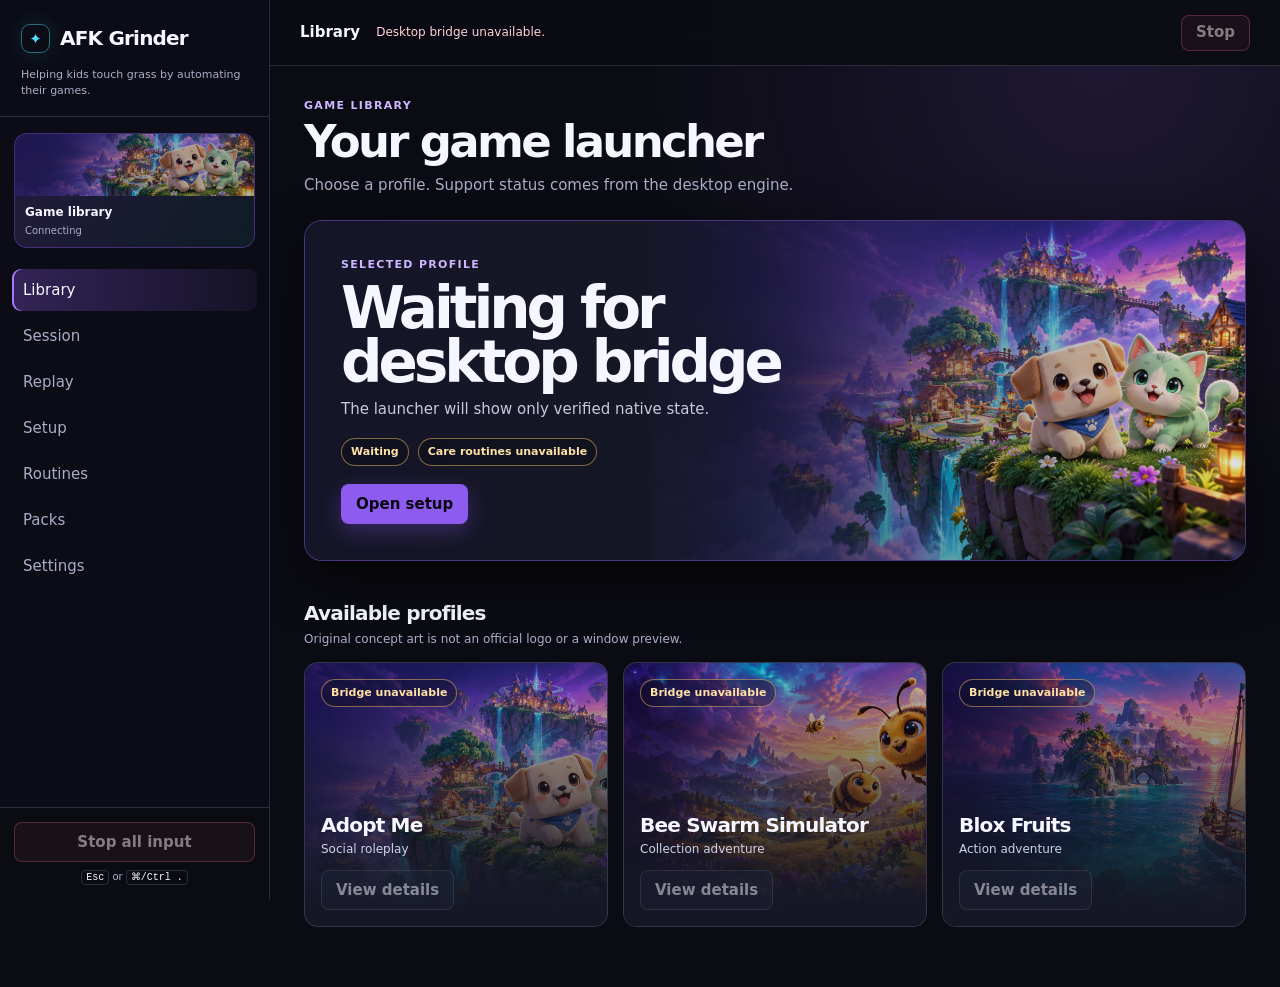
<file: src/afk_grinder/web/index.html>
<!doctype html>
<html lang="en">
<head>
  <meta charset="utf-8">
  <meta name="viewport" content="width=device-width, initial-scale=1">
  <meta name="color-scheme" content="dark">
  <meta http-equiv="Content-Security-Policy" content="default-src 'none'; style-src 'self' 'unsafe-inline'; script-src 'self' 'unsafe-eval'; img-src 'self' data:; connect-src 'none'; font-src 'none'; object-src 'none'; frame-src 'none'; base-uri 'none'; form-action 'none'">
  <title>AFK Grinder</title>
  <link rel="stylesheet" href="styles.css">
  <style>@media (max-width:620px){.topbar .compact{display:inline-flex}}</style>
</head>
<body>
  <div class="app-shell">
    <aside class="rail" aria-label="Application navigation">
      <div class="brand"><div class="brand-mark" aria-hidden="true">✦</div><strong>AFK Grinder</strong><p>Helping kids touch grass by automating their games.</p></div>
      <div class="rail-game"><img id="rail-art" src="assets/pet-world.png" alt=""><div><strong id="rail-game-name">Game library</strong><span id="rail-game-status">Connecting</span></div></div>
      <nav class="nav" aria-label="Launcher sections">
        <button type="button" data-route="library" aria-current="page">Library</button>
        <button type="button" data-route="session">Session</button>
        <button type="button" data-route="replay">Replay</button>
        <button type="button" data-route="setup">Setup</button>
        <button type="button" data-route="routines">Routines</button>
        <button type="button" data-route="packs">Packs</button>
        <button type="button" data-route="settings">Settings</button>
      </nav>
      <div class="rail-stop"><button class="danger" type="button" data-command="stop">Stop all input</button><p><kbd>Esc</kbd> or <kbd>⌘/Ctrl .</kbd></p></div>
    </aside>
    <div class="workspace">
      <header class="topbar"><span id="crumb">Library</span><span class="connection" id="connection" role="status" aria-live="polite">Connecting to desktop bridge…</span><button class="danger compact" type="button" data-command="stop">Stop</button></header>
      <div class="cleanup-banner" id="cleanup-banner" hidden role="alert"><strong>Cleanup blocked.</strong><span id="cleanup-message">Release held inputs manually, then restart the application.</span></div>
      <main>
        <section data-page="library" class="page active" aria-labelledby="library-title">
          <div class="page-title"><div><p class="eyebrow">Game library</p><h1 id="library-title">Your game launcher</h1><p>Choose a profile. Support status comes from the desktop engine.</p></div></div>
          <article class="hero"><img id="hero-art" src="assets/pet-world.png" alt="Original concept art, not a game capture"><div class="hero-overlay"><p class="eyebrow">Selected profile</p><h2 id="hero-title">Waiting for desktop bridge</h2><p id="hero-copy">The launcher will show only verified native state.</p><div class="badges"><span class="badge" id="hero-support">Waiting</span><span class="badge warn">Care routines unavailable</span></div><button class="primary" type="button" data-route="setup">Open setup</button></div></article>
          <div class="section-head"><div><h2>Available profiles</h2><p>Original concept art is not an official logo or a window preview.</p></div></div>
          <div class="game-grid" id="game-grid" aria-live="polite"></div>
          <template id="game-template"><article class="game-card"><img alt=""><div class="card-shade"></div><div class="card-body"><span class="badge"></span><h3></h3><p></p><button class="secondary" type="button">Open profile</button></div></article></template>
        </section>

        <section data-page="session" class="page" aria-labelledby="session-title">
          <div class="page-title"><div><p class="eyebrow">Supervised session</p><h1 id="session-title">Session</h1><p>Engine state decides whether a run can start.</p></div><span class="badge" id="session-phase">Waiting</span></div>
          <div class="two-col"><article class="panel"><h2 id="session-heading">Waiting for state</h2><p id="session-message">No local session data is available yet.</p><div class="mode-group" role="group" aria-label="Session mode"><button type="button" data-mode="dry">Dry run</button><button type="button" data-mode="live">Live input</button></div><div class="routine"><div><strong id="template-name">Input check</strong><span id="template-detail">Native template data will appear here.</span></div><span class="badge" id="start-readiness">Waiting</span></div><div class="button-row"><button class="primary" type="button" data-command="start" id="start-button">Start</button><button class="secondary" type="button" data-route="setup">Open setup</button></div><p class="note">Live input uses the engine’s 3-second manual switch and its <span id="limit-seconds">30</span>-second cap. No auto-resume.</p></article>
            <aside class="panel preview-panel"><div class="panel-heading"><h2>Private window preview</h2><span class="badge" id="preview-phase">Not captured</span></div><div class="preview-wrap"><img id="preview-image" alt="Selected native window preview" hidden><div id="preview-empty"><strong>No preview available</strong><span>Capture happens only through the desktop engine and stays in memory.</span></div></div><p class="note" id="preview-note">A preview does not prove gameplay is ready.</p></aside></div>
          <article class="panel popup-panel" aria-labelledby="popup-title"><div class="panel-heading"><div><p class="eyebrow">Safe classifier</p><h2 id="popup-title">Popup recovery</h2><p id="popup-message" role="status" aria-live="polite">Checks only approved Adopt Me popups. Unknown, login, purchase, and trade screens remain blocked.</p></div><span class="badge" id="popup-phase">Waiting</span></div><p class="note popup-diagnostic" id="popup-diagnostic" hidden></p><div class="popup-actions"><button class="secondary" type="button" id="popup-check">Check popups</button><button class="primary" type="button" id="popup-resolve">Resolve approved popup</button></div><label class="check"><input type="checkbox" id="reconnect-checkbox"> <span>Allow supervised reconnect recovery. It uses a three-second countdown and 30-second cap; it never signs in or resumes work.</span></label><p class="note">Resolve runs only after an approved popup result, with a supervised three-second countdown and 30-second cap. No blind clicks or generic Escape actions.</p></article>
        </section>

        <section data-page="replay" class="page" aria-labelledby="replay-title">
          <div class="page-title"><div><p class="eyebrow">Private local history</p><h1 id="replay-title">Replay</h1><p>Bounded live-session replay; private screens are masked before storage. Playback stays available when current gameplay is blocked.</p></div><span class="badge" id="replay-phase">Recording off</span></div>
          <div class="replay-layout"><aside class="panel replay-sessions"><div class="panel-heading"><div><h2>Sessions</h2><p id="replay-stats">No replay data stored.</p></div></div><div id="replay-session-list" class="replay-session-list" role="list" aria-live="polite"></div><div class="replay-page-controls"><button class="ghost" type="button" id="replay-sessions-newest">Newest sessions</button><button class="secondary" type="button" id="replay-sessions-older">Older sessions</button></div><p id="replay-empty" class="note">Recording is off. Enable it in Settings before any game image can be written.</p></aside><article class="panel replay-player"><div class="panel-heading"><div><h2>Low-resolution player</h2><p id="replay-frame-detail">Select a private session to inspect known-content frames.</p></div><span class="badge" id="replay-frame-state">No frame</span></div><div class="replay-image-wrap"><img id="replay-image" alt="Selected private replay frame" hidden><div id="replay-image-empty"><strong>No frame selected</strong><span>Recognized purchase and trade frames are blurred before encoding. Login, unknown, and restricted screens become opaque privacy placeholders. Desktop content is excluded.</span></div></div><label class="sr-only" for="replay-scrubber">Replay frame</label><input id="replay-scrubber" type="range" min="0" max="0" value="0" disabled><div class="replay-controls"><button class="secondary" type="button" id="replay-prev" aria-label="Previous replay frame">Previous</button><button class="primary" type="button" id="replay-play" aria-pressed="false">Play</button><button class="secondary" type="button" id="replay-next" aria-label="Next replay frame">Next</button></div><div class="replay-page-controls"><button class="ghost" type="button" id="replay-frames-newest">Newest frames</button><button class="secondary" type="button" id="replay-frames-older">Older frames</button></div><p class="note replay-message" id="replay-message" aria-live="polite">Replay history is loading.</p></article></div>
        </section>

        <section data-page="setup" class="page" aria-labelledby="setup-title">
          <div class="page-title"><div><p class="eyebrow">Required checks</p><h1 id="setup-title">Setup</h1><p>Sign in manually. Keep gameplay visible, with chat and menus closed.</p></div></div>
          <div class="two-col"><article class="panel"><ol class="setup-list"><li><span>1</span><div><strong>Find a Roblox window</strong><p id="binding-message">Waiting for discovery.</p></div><button class="secondary" type="button" data-command="refresh_targets">Retry</button></li><li id="candidate-row" hidden><span>2</span><div><strong>Select a window</strong><p>More than one verified Roblox window was found.</p><div class="candidate-buttons" id="candidate-buttons"></div></div></li><li><span>3</span><div><strong>Capture private preview</strong><p id="capture-message">Preview stays in memory and is optional.</p></div><div class="button-stack"><button class="secondary" type="button" data-command="capture">Capture</button><button class="ghost" type="button" data-command="clear_preview">Cancel</button></div></li><li><span>4</span><div><strong>Refresh native access</strong><p id="readiness-message">Waiting for native readiness.</p></div><button class="secondary" type="button" data-command="refresh_readiness">Check access</button></li><li><span>5</span><div><strong>Confirm visible gameplay</strong><p>Required for live input. This confirmation is consumed by every live start.</p><label class="check"><input type="checkbox" id="ack-checkbox"> <span>I am signed in. Gameplay visible. Chat and menus closed.</span></label></div></li></ol></article>
            <aside class="panel"><h2>Setup status</h2><dl class="status-list"><div><dt>Window</dt><dd id="binding-phase">Waiting</dd></div><div><dt>Access</dt><dd id="readiness-phase">Waiting</dd></div><div><dt>Manual confirmation</dt><dd id="ack-phase">Not confirmed</dd></div></dl><div class="notice"><strong>Manual sign-in only.</strong><p>No credentials, chat, trades, purchases, focus stealing, or automatic resume.</p></div></aside></div>
          <article class="panel pack-panel" id="pack-panel" aria-labelledby="pack-title"><div class="panel-heading"><div><p class="eyebrow">Read-only recognition</p><h2 id="pack-title">Local recognition pack</h2><p>Choose a local pack through the desktop picker. Inspection uses a fresh window capture in memory. No inputs or recording.</p></div><span class="badge" id="pack-phase">No pack</span></div><dl class="pack-list"><div><dt>Pack</dt><dd id="pack-id">No local pack selected</dd></div><div><dt>Version</dt><dd id="pack-version">—</dd></div><div><dt>Source</dt><dd id="pack-source">—</dd></div></dl><div class="button-row pack-actions"><button class="secondary" type="button" id="pack-choose">Choose local pack</button><button class="primary" type="button" id="pack-check">Inspect fresh frames</button><button class="ghost" type="button" id="pack-clear">Clear pack</button></div><p class="note pack-message" id="pack-message" role="status" aria-live="polite">No local pack selected. Recognition inspection cannot activate or start routines.</p><div class="pack-inspection"><div class="panel-heading"><div><h3>Visual inspection</h3><p id="pack-inspection-detail">No current inspection.</p></div><span class="badge" id="pack-inspection-phase">No inspection</span></div><div class="pack-canvas-wrap"><canvas id="pack-canvas" aria-hidden="true"></canvas><p id="pack-empty">A matching current in-memory preview is required to draw anchor boxes.</p></div><p class="note" id="pack-stability"></p><h3 class="pack-anchors-title">Detected anchors</h3><ul class="pack-anchor-list" id="pack-anchor-list" aria-label="Detected anchors"><li>No anchor metadata.</li></ul></div></article>
          <article class="panel roi-panel" id="roi-panel"><div class="panel-heading"><div><h2>Adopt Me content area</h2><p>Draw any source-pixel rectangle around Adopt Me content. Roblox chrome, login, and desktop must stay outside it.</p></div><span class="badge" id="geometry-phase">No reference</span></div><div class="roi-canvas-wrap"><canvas id="roi-canvas" aria-label="Adopt Me content area editor" tabindex="0"></canvas><p id="roi-empty">Capture a native preview to set an optional content area.</p></div><div class="area-fields" aria-label="Content area source pixels"><label>X<input id="area-x" type="number" min="0" step="1" inputmode="numeric"></label><label>Y<input id="area-y" type="number" min="0" step="1" inputmode="numeric"></label><label>Width<input id="area-width" type="number" min="1" step="1" inputmode="numeric"></label><label>Height<input id="area-height" type="number" min="1" step="1" inputmode="numeric"></label></div><label class="check attestation"><input type="checkbox" id="area-attestation"> <span>I confirm box contains Adopt Me content only, excluding Roblox chrome/login/desktop.</span></label><div class="button-row"><button class="secondary" type="button" id="area-check">Check area</button><button class="ghost" type="button" data-command="reset_area">Reset area</button></div><p class="note">Drag to place a rectangle. Arrow keys move it by one source pixel. Shift plus Arrow keys resizes it by one source pixel. R resets it. Popups may stay inside; clear nothing before calibration.</p></article>
        </section>

        <section data-page="routines" class="page" aria-labelledby="routines-title"><div class="page-title"><div><p class="eyebrow">Routine controls</p><h1 id="routines-title">Routines</h1><p>Only bounded declarative input checks are accepted.</p></div></div><div class="two-col"><article class="panel"><h2 id="routine-title">Input check</h2><p id="routine-copy">Template details come from the desktop engine.</p><button class="primary" type="button" data-route="session">Open session</button></article><article class="panel locked"><h2>Indoor care</h2><p>Unavailable until native and game-specific evidence exists.</p><button class="ghost" type="button" disabled>Unavailable</button></article></div><article class="panel advanced"><div class="panel-heading"><div><h2>Advanced template</h2><p>Editable only while idle. This is not the primary session flow.</p></div><span class="badge" id="template-status">Waiting</span></div><label for="template-json">Input-check template JSON</label><textarea id="template-json" rows="9" spellcheck="false"></textarea><div class="button-row"><button class="secondary" type="button" id="template-save">Validate template</button></div><p class="note">Scripts, chat, purchases, trades, credentials, and unattended actions are not accepted.</p></article></section>

        <section data-page="packs" class="page" aria-labelledby="packs-title"><div class="page-title"><div><p class="eyebrow">Game packs</p><h1 id="packs-title">Packs</h1><p>Curated game-specific packs are unavailable.</p></div></div><article class="panel empty-state"><h2>No packs available</h2><p>Installation and long-session support remain unavailable.</p><button class="ghost" type="button" disabled>Packs unavailable</button></article></section>

        <section data-page="settings" class="page" aria-labelledby="settings-title"><div class="page-title"><div><p class="eyebrow">Local launcher</p><h1 id="settings-title">Settings</h1><p>Application information and privacy boundary.</p></div></div><article class="panel"><dl class="settings-list"><div><dt>Appearance</dt><dd>Dark launcher</dd></div><div><dt>Interface size</dt><dd>Use the Interface menu to choose 100–200%. This changes only launcher visuals, retains source-pixel reference coordinates, and never arms or starts input. Normal focus-loss and Stop rules still apply.</dd></div><div><dt>Privacy</dt><dd>Memory-only window previews. No telemetry or remote resources.</dd></div><div><dt>Session limit</dt><dd id="settings-limit">Waiting for backend</dd></div><div><dt>Version</dt><dd id="app-version">Waiting for backend</dd></div><div><dt>Commit</dt><dd id="app-commit">Waiting for backend</dd></div><div><dt>Platform</dt><dd id="app-platform">Waiting for backend</dd></div></dl></article><article class="panel replay-settings" aria-labelledby="recording-title"><div class="panel-heading"><div><p class="eyebrow">Private replay</p><h2 id="recording-title">Local recording</h2><p>Bounded live-session replay; private screens are masked before storage. Off by default.</p></div><span class="badge warn" id="recording-status" role="status" aria-live="polite">Off</span></div><label class="check"><input type="checkbox" id="recording-enabled"> <span>Enable local replay recording</span></label><p class="note">Unknown, login, and restricted screens save only opaque privacy placeholders. Recognized purchase and trade screens are strongly blurred before encoding. Clear normal-gameplay recording needs future profile-specific evidence; this setting never authorizes input.</p><div class="recording-grid"><label>Keep days<input id="recording-days" type="number" min="1" max="365" step="1" inputmode="numeric"></label><label>Format<select id="recording-format"><option value="webp">WebP</option><option value="jpeg">JPEG</option></select></label><label>Max width<input id="recording-width" type="number" min="320" max="1920" step="1" inputmode="numeric"></label><label>Quality<input id="recording-quality" type="number" min="30" max="85" step="1" inputmode="numeric"></label><label>Interval seconds<input id="recording-interval" type="number" min="1" max="30" step="1" inputmode="numeric"></label><label>Disk cap MiB<input id="recording-cap" type="number" min="100" max="20480" step="1" inputmode="numeric"></label></div><div class="button-row"><button class="primary" type="button" id="recording-save">Save recording settings</button></div><p class="note" id="recording-message" role="status" aria-live="polite">Replay settings are local only.</p><p class="note">No keys or uploads. Disk cap may expire sessions earlier.</p></article></section>
      </main>
    </div>
  </div>
  <div id="announcer" class="sr-only" aria-live="polite"></div>
  <div id="error-message" class="error-toast" role="alert" hidden></div>
  <script src="app.js"></script>
</body>
</html>
</file>
<file: src/afk_grinder/web/styles.css>
[hidden]{display:none!important}
:root{--ink:#0b0c13;--panel:#151725;--raised:#20233a;--text:#f5f6ff;--muted:#a9aec6;--line:#d0d7ff29;--violet:#a879ff;--violet-dark:#8e5bf0;--cyan:#50dbf7;--danger:#ff6b8a;--warn:#ffc86a;--good:#75e2be;--shadow:0 18px 48px #0009}*{box-sizing:border-box}html,body{min-height:100%;margin:0;background:var(--ink);color:var(--text);font:15px/1.48 ui-sans-serif,system-ui,-apple-system,"Segoe UI",sans-serif}button,input,textarea{font:inherit}button{color:inherit;cursor:pointer}button:disabled{cursor:not-allowed;opacity:.5}button:focus-visible,input:focus-visible,textarea:focus-visible,canvas:focus-visible{outline:3px solid var(--cyan);outline-offset:3px}.app-shell{min-height:100vh;display:grid;grid-template-columns:270px minmax(0,1fr);background:radial-gradient(circle at 86% 6%,#8e5bf026,transparent 31rem),var(--ink)}.rail{height:100vh;position:sticky;top:0;display:flex;flex-direction:column;border-right:1px solid var(--line);background:#0c0d16ef;overflow:hidden}.brand{padding:24px 21px 17px;border-bottom:1px solid var(--line);display:grid;grid-template-columns:31px 1fr;gap:8px;align-items:center}.brand strong{font-size:20px;letter-spacing:-.04em}.brand p{grid-column:1/-1;margin:5px 0 0;color:var(--muted);font-size:11px}.brand-mark{display:grid;place-items:center;width:29px;height:29px;border:1px solid #50dbf777;border-radius:9px;color:var(--cyan);box-shadow:0 0 24px #50dbf722}.rail-game{margin:16px 14px 9px;overflow:hidden;border:1px solid #8e5bf05c;border-radius:13px;background:linear-gradient(120deg,#8e5bf02e,#50dbf714)}.rail-game img{display:block;width:100%;height:62px;object-fit:cover;opacity:.65}.rail-game div{padding:8px 10px}.rail-game strong,.rail-game span{display:block;font-size:12px}.rail-game span{margin-top:2px;color:var(--muted);font-size:10px}.nav{flex:1;overflow:auto;padding:12px;display:grid;align-content:start;gap:4px}.nav button{min-height:42px;padding:0 11px;border:0;border-radius:9px;background:transparent;color:var(--muted);text-align:left}.nav button:hover,.nav button[aria-current="page"]{color:var(--text);background:linear-gradient(90deg,#8e5bf04d,#8e5bf014)}.nav button[aria-current="page"]{box-shadow:inset 2px 0 var(--violet)}.rail-stop{padding:14px;border-top:1px solid var(--line);background:#0b0c13ed}.rail-stop p{margin:8px 0 0;text-align:center;color:var(--muted);font-size:10px}kbd{padding:1px 4px;border:1px solid var(--line);border-radius:4px;color:var(--text)}.workspace{min-width:0}.topbar{position:sticky;top:0;z-index:5;min-height:66px;display:flex;align-items:center;gap:16px;padding:0 30px;border-bottom:1px solid var(--line);background:#0b0c13ed;backdrop-filter:blur(15px)}#crumb{font-weight:800}.connection{margin-left:auto;color:var(--muted);font-size:12px}.connection.ok{color:#bff4ff}.connection.bad{color:#ffd1da}.cleanup-banner{display:flex;gap:8px;align-items:center;padding:11px 30px;color:#ffe4ea;background:#51182a;border-bottom:1px solid #ff6b8a8f}.cleanup-banner span{color:#ffd4dd}main{max-width:1550px;margin:0 auto;padding:32px 34px 60px}.page{display:none}.page.active{display:block}.page-title{display:flex;justify-content:space-between;align-items:end;gap:20px;margin-bottom:24px}.eyebrow{margin:0;color:#cdb8ff;font-size:11px;font-weight:800;letter-spacing:.12em;text-transform:uppercase}.page-title h1{margin:5px 0 0;font-size:clamp(30px,4vw,45px);line-height:1;letter-spacing:-.06em}.page-title p:not(.eyebrow){margin:10px 0 0;color:var(--muted)}h2,h3,p{overflow-wrap:anywhere}.hero{position:relative;min-height:318px;overflow:hidden;border:1px solid #8e5bf070;border-radius:18px;background:#151725;box-shadow:var(--shadow);isolation:isolate}.hero>img{position:absolute;z-index:-2;right:0;width:63%;height:100%;object-fit:cover;opacity:.93}.hero:after{content:"";position:absolute;z-index:-1;inset:0;background:linear-gradient(90deg,#151528 4%,#151725f5 33%,#15172560 65%,#15172510),radial-gradient(circle at 60% 15%,#8e5bf055,transparent 27%)}.hero-overlay{display:flex;flex-direction:column;align-items:flex-start;justify-content:center;width:min(630px,64%);min-height:318px;padding:36px}.hero h2{margin:8px 0;font-size:clamp(36px,5vw,58px);line-height:.93;letter-spacing:-.07em}.hero p:not(.eyebrow){max-width:460px;margin:0;color:#c7c9dc}.badges,.button-row,.mode-group{display:flex;flex-wrap:wrap;gap:9px}.badges{margin:18px 0}.badge{display:inline-flex;align-items:center;min-height:28px;padding:4px 9px;border:1px solid var(--line);border-radius:999px;background:#0b0c1359;color:#d7daf2;font-size:11px;font-weight:750}.badge.good{border-color:#50dbf77a;color:#bff4ff}.badge.warn{border-color:#ffc86a7a;color:#ffe2a6}.badge.bad{border-color:#ff6b8a8a;color:#ffd5df}.section-head{display:flex;justify-content:space-between;align-items:end;gap:18px;margin:35px 0 13px}.section-head h2{margin:3px 0;font-size:20px;letter-spacing:-.04em}.section-head p{margin:0;color:var(--muted);font-size:12px}.game-grid{display:grid;grid-template-columns:repeat(3,minmax(0,1fr));gap:15px}.game-card{position:relative;isolation:isolate;min-height:265px;overflow:hidden;border:1px solid var(--line);border-radius:14px;background:var(--panel)}.game-card.selected{border-color:var(--violet);box-shadow:0 0 0 1px #8e5bf047,0 13px 28px #0004}.game-card img{position:absolute;z-index:-2;inset:0;width:100%;height:100%;object-fit:cover;opacity:.7}.card-shade{position:absolute;z-index:-1;inset:0;background:linear-gradient(180deg,#090a1000 12%,#151725 92%)}.card-body{height:100%;padding:16px;display:flex;flex-direction:column;align-items:start;justify-content:end}.card-body .badge{margin-bottom:auto}.card-body h3{margin:20px 0 1px;font-size:20px;letter-spacing:-.04em}.card-body p{margin:0 0 11px;color:#d0d3e7;font-size:12px}.primary,.secondary,.ghost,.danger{min-height:40px;padding:0 14px;border:1px solid transparent;border-radius:8px;font-weight:800}.primary{background:var(--violet-dark);color:#08050f;box-shadow:0 7px 21px #8e5bf04d}.primary:hover:not(:disabled){background:var(--violet)}.secondary{background:#20233acc;border-color:#f5f6ff30}.secondary:hover:not(:disabled),.ghost:hover:not(:disabled){border-color:var(--cyan);background:#50dbf717}.ghost{background:transparent;border-color:var(--line);color:#dce0f5}.danger{width:100%;color:#ffe9ee;border-color:#ff6b8a91;background:#ff6b8a1c}.danger:hover:not(:disabled){background:#ff6b8a3b}.compact{width:auto;min-height:36px}.two-col{display:grid;grid-template-columns:minmax(0,1.35fr) minmax(280px,.85fr);gap:16px}.panel{padding:22px;border:1px solid var(--line);border-radius:14px;background:linear-gradient(145deg,#20233a8c,#151725);box-shadow:0 10px 25px #0002}.panel h2{margin:0;font-size:20px;letter-spacing:-.04em}.panel>p,.panel-heading p{color:var(--muted)}.panel-heading{display:flex;align-items:start;justify-content:space-between;gap:14px}.panel-heading p{margin:4px 0 0}.mode-group{margin:23px 0 17px}.mode-group button{min-height:38px;padding:0 12px;border:1px solid var(--line);border-radius:8px;background:transparent;color:var(--muted)}.mode-group button.active{border-color:#8e5bf0aa;color:var(--text);background:#8e5bf030}.routine{display:flex;justify-content:space-between;gap:12px;align-items:center;padding:14px 0;border-top:1px solid var(--line);border-bottom:1px solid var(--line)}.routine strong,.routine span{display:block}.routine span{color:var(--muted);font-size:12px}.button-row{margin-top:20px}.note{color:var(--muted);font-size:12px}.preview-wrap{position:relative;display:grid;place-items:center;min-height:225px;margin-top:14px;overflow:hidden;border:1px dashed #a9aec657;border-radius:10px;background:#0b0c13}.preview-wrap img{display:block;max-width:100%;max-height:350px;object-fit:contain}.preview-wrap div{display:grid;gap:4px;padding:25px;text-align:center;color:var(--muted)}.preview-wrap strong{color:var(--text)}.setup-list{margin:0;padding:0;list-style:none}.setup-list li{display:grid;grid-template-columns:34px minmax(0,1fr) auto;gap:12px;align-items:start;padding:16px 0;border-bottom:1px solid var(--line)}.setup-list li:last-child{border-bottom:0}.setup-list li>span{display:grid;place-items:center;width:28px;height:28px;border:1px solid #8e5bf080;border-radius:50%;color:#d9caff}.setup-list strong,.setup-list p{display:block;margin:0}.setup-list p{color:var(--muted);font-size:13px}.candidate-row{grid-template-columns:34px minmax(0,1fr)!important}.candidate-buttons{display:flex;flex-wrap:wrap;gap:8px;margin-top:10px}.candidate-buttons button{min-height:34px;padding:0 10px;border:1px solid var(--line);border-radius:7px;background:#0b0c13;color:var(--text)}.check{display:flex;gap:8px;margin-top:10px;color:#e5e7f5;font-size:13px}.status-list,.settings-list{margin:14px 0 0}.status-list div,.settings-list div{display:grid;grid-template-columns:135px minmax(0,1fr);gap:15px;padding:13px 0;border-bottom:1px solid var(--line)}.status-list dt,.settings-list dt{color:var(--muted)}.status-list dd,.settings-list dd{margin:0}.notice{margin-top:19px;padding:13px;border:1px solid #ffc86a54;border-radius:9px;background:#ffc86a10}.notice p{margin:3px 0 0;color:#e6cf9e;font-size:12px}.roi-panel{margin-top:16px}.roi-canvas-wrap{display:grid;place-items:center;position:relative;min-height:200px;margin-top:16px;overflow:hidden;border:1px dashed #a9aec657;border-radius:10px;background:#0b0c13}.roi-canvas-wrap canvas{display:block;max-width:100%;max-height:420px;touch-action:none}.roi-canvas-wrap p{padding:24px;color:var(--muted);text-align:center}.advanced{margin-top:16px}.advanced label{display:block;margin:17px 0 7px;font-weight:700}.advanced textarea{display:block;width:100%;resize:vertical;padding:12px;border:1px solid var(--line);border-radius:8px;background:#0b0c13;color:#e5e7f5;font:12px/1.45 ui-monospace,SFMono-Regular,Menlo,monospace}.locked{opacity:.82}.empty-state{text-align:center;padding:60px 20px}.empty-state p{margin:7px 0 18px}.error-toast{position:fixed;z-index:20;right:24px;bottom:24px;max-width:min(480px,calc(100vw - 48px));padding:12px 15px;border:1px solid #ff6b8a99;border-radius:9px;background:#4b1425;color:#ffe9ee;box-shadow:var(--shadow)}.sr-only{position:absolute;width:1px;height:1px;padding:0;margin:-1px;overflow:hidden;clip:rect(0,0,0,0);white-space:nowrap;border:0}@media (max-width:760px){.app-shell{grid-template-columns:74px minmax(0,1fr)}.brand{padding:18px 12px;display:grid;place-items:center}.brand strong,.brand p,.rail-game div,.rail-stop p{display:none}.rail-game{margin:12px 7px}.rail-game img{height:45px}.nav{padding:8px}.nav button{padding:0 5px;text-align:center;font-size:11px}.rail-stop{padding:8px}.rail-stop .danger{font-size:0}.rail-stop .danger:after{content:"Stop";font-size:12px}main{padding:24px 18px 48px}.topbar{padding:0 18px}.two-col{grid-template-columns:1fr}.game-grid{grid-template-columns:repeat(2,minmax(0,1fr))}.hero-overlay{width:100%;padding:28px}.hero>img{width:100%;opacity:.32}.compact{display:none}}@media (max-width:620px){.app-shell{grid-template-columns:1fr}.rail{position:relative;height:auto;display:block;border-right:0;border-bottom:1px solid var(--line)}.brand{display:flex;gap:8px;padding:14px 18px}.brand p,.rail-game,.rail-stop{display:none}.nav{display:flex;overflow-x:auto;padding:6px 12px}.nav button{min-width:max-content;padding:0 10px}.game-grid{grid-template-columns:1fr}.page-title{align-items:start;flex-direction:column}.setup-list li{grid-template-columns:30px minmax(0,1fr)}.setup-list li>button{grid-column:2;justify-self:start}.status-list div,.settings-list div{grid-template-columns:1fr}.connection{font-size:10px}.hero{min-height:290px}.hero-overlay{min-height:290px}}@media (prefers-reduced-motion:reduce){*,*:before,*:after{scroll-behavior:auto!important;transition:none!important;animation:none!important}}

/* Launcher scale contract: fixed rails on larger widths, compact scrollable controls below. */
main,.page,.panel,.topbar,.cleanup-banner{min-width:0}.connection{min-width:0;flex:1 1 auto;overflow:hidden;text-overflow:ellipsis;white-space:nowrap}.topbar .compact{display:inline-flex;flex:0 0 auto;min-width:40px;align-items:center;justify-content:center}.roi-canvas-wrap{padding:6px}.roi-canvas-wrap canvas:focus-visible{outline-offset:-4px}.candidate-buttons,.button-stack,.button-row{align-items:center}.candidate-buttons button,.button-stack button{min-height:40px}.nav{scroll-padding-inline:12px}.nav button{scroll-margin-inline:12px}
@media (min-width:761px){.rail{width:270px}.game-grid{grid-template-columns:repeat(3,minmax(0,1fr))}.two-col{grid-template-columns:minmax(0,1.35fr) minmax(280px,.85fr)}}
@media (min-width:621px) and (max-width:760px){.app-shell{grid-template-columns:74px minmax(0,1fr)}.two-col{grid-template-columns:1fr}.game-grid{grid-template-columns:repeat(2,minmax(0,1fr))}.topbar .compact{display:inline-flex}.rail-stop .danger{min-height:40px;white-space:nowrap}}
@media (max-width:620px){.topbar{gap:8px;padding-inline:12px}.topbar .compact{display:inline-flex;min-height:40px}.rail{overflow:visible}.nav{scroll-padding-inline:12px}.hero{min-height:290px}.hero-overlay{min-height:290px}.button-stack{display:flex;flex-wrap:wrap;gap:8px}.button-stack button{min-width:40px}.setup-list li>button{min-height:40px}}
@media (max-width:620px) and (max-height:500px){.hero,.hero-overlay{min-height:250px}.hero-overlay{padding:22px}.hero h2{font-size:clamp(30px,9vw,40px)}.badges{margin:12px 0}.section-head{margin-top:24px}}
@media (max-width:420px){.topbar{min-height:56px;flex-wrap:wrap;align-content:center;padding-block:7px}.topbar #crumb{min-width:0;flex:1 1 72px}.connection{min-width:0;flex:1 1 118px}.topbar .compact{flex:0 0 auto}.page-title h1{font-size:clamp(28px,10vw,38px)}main{padding-inline:12px}.panel{padding:16px}.hero-overlay{width:100%;padding:20px}.badges{gap:6px}.badge{max-width:100%;white-space:normal}.button-row>button{flex:1 1 auto}}
@media (max-width:620px){.setup-list li>.button-stack{grid-column:2;justify-self:start;min-width:0;max-width:100%}.setup-list li>.button-stack button{max-width:100%}}
@media (max-width:620px){.app-shell{grid-template-columns:minmax(0,1fr)}.rail,.nav{min-width:0;max-width:100%}.brand strong{display:block}}
@media (max-width:620px){.status-list div,.settings-list div{grid-template-columns:minmax(0,1fr)}.status-list dd,.settings-list dd{min-width:0;overflow-wrap:anywhere}.routine>div,.routine>span{min-width:0;overflow-wrap:anywhere}}
@media (min-width:761px) and (max-width:1000px){.two-col{grid-template-columns:1fr}.game-grid{grid-template-columns:repeat(2,minmax(0,1fr))}}

.popup-panel,.replay-settings{margin-top:16px}.popup-actions,.replay-controls,.replay-page-controls{display:flex;flex-wrap:wrap;gap:9px;margin-top:18px}.popup-actions button{min-width:180px}.replay-layout{display:grid;grid-template-columns:minmax(240px,.65fr) minmax(0,1.35fr);gap:16px}.replay-sessions{min-width:0}.replay-session-list{display:grid;gap:8px;margin-top:16px}.replay-session{display:grid;grid-template-columns:minmax(0,1fr) auto;gap:6px;align-items:center;padding:9px;border:1px solid var(--line);border-radius:9px;background:#0b0c1399}.replay-session button:first-child{width:100%;overflow:hidden;text-overflow:ellipsis;white-space:nowrap;text-align:left}.replay-session button[aria-pressed="true"]{border-color:var(--cyan);background:#50dbf717}.replay-session span{grid-column:1;color:var(--muted);font-size:11px}.replay-session .replay-delete{grid-column:2;grid-row:1 / span 2;min-height:34px;padding-inline:9px;color:#ffd5df}.replay-image-wrap{display:grid;place-items:center;min-height:300px;margin-top:14px;overflow:hidden;border:1px dashed #a9aec657;border-radius:10px;background:#0b0c13}.replay-image-wrap img{display:block;max-width:100%;max-height:460px;object-fit:contain}.replay-image-wrap div{display:grid;gap:4px;padding:25px;text-align:center;color:var(--muted)}.replay-image-wrap strong{color:var(--text)}#replay-scrubber{display:block;width:100%;margin-top:18px;accent-color:var(--cyan)}.replay-message{min-height:1.5em}.area-fields,.recording-grid{display:grid;grid-template-columns:repeat(4,minmax(0,1fr));gap:10px;margin-top:16px}.area-fields label,.recording-grid label{display:grid;gap:5px;color:var(--muted);font-size:12px}.area-fields input,.recording-grid input,.recording-grid select{min-width:0;min-height:40px;padding:6px 8px;border:1px solid var(--line);border-radius:8px;background:#0b0c13;color:var(--text)}.attestation{padding:12px;margin-top:14px;border:1px solid #ffc86a54;border-radius:9px;background:#ffc86a0d}.recording-grid{grid-template-columns:repeat(3,minmax(0,1fr))}.disabled-panel{opacity:.72}.disabled-panel .roi-canvas-wrap{filter:saturate(.45)}
@media (max-width:760px){.replay-layout{grid-template-columns:1fr}.area-fields,.recording-grid{grid-template-columns:repeat(2,minmax(0,1fr))}.replay-image-wrap{min-height:230px}}
@media (max-width:420px){.area-fields,.recording-grid{grid-template-columns:1fr}.popup-actions button,.replay-controls button{flex:1 1 auto;min-width:0}.replay-session{grid-template-columns:minmax(0,1fr)}.replay-session .replay-delete{grid-column:1;grid-row:auto;justify-self:start}}
.pack-panel{margin-top:16px}.pack-list{margin:16px 0 0}.pack-list div{display:grid;grid-template-columns:135px minmax(0,1fr);gap:15px;padding:10px 0;border-bottom:1px solid var(--line)}.pack-list dt{color:var(--muted)}.pack-list dd{min-width:0;margin:0;overflow-wrap:anywhere;word-break:break-word}.pack-actions button{min-height:40px}.pack-message{min-height:1.5em}.pack-inspection{margin-top:18px;padding-top:17px;border-top:1px solid var(--line)}.pack-inspection h3{margin:0;font-size:15px}.pack-canvas-wrap{display:grid;place-items:center;min-height:160px;margin-top:14px;overflow:hidden;border:1px dashed #a9aec657;border-radius:10px;background:#0b0c13}.pack-canvas-wrap canvas{display:block;max-width:100%;max-height:420px}.pack-canvas-wrap p{padding:20px;color:var(--muted);text-align:center}.pack-anchors-title{margin-top:16px!important}.pack-anchor-list{display:grid;gap:6px;max-height:180px;margin:9px 0 0;padding:0;overflow:auto;list-style:none}.pack-anchor-list li{padding:8px 10px;border:1px solid var(--line);border-radius:8px;background:#0b0c1399;color:var(--muted);font:12px/1.35 ui-monospace,SFMono-Regular,Menlo,monospace;overflow-wrap:anywhere}@media (max-width:620px){.pack-list div{grid-template-columns:1fr}.pack-actions button{flex:1 1 160px}}@media (max-width:420px){.pack-actions button{min-width:0}.pack-canvas-wrap{min-height:130px}}

.popup-diagnostic { min-height: 1.5em; margin: 12px 0; font: 12px/1.45 ui-monospace, SFMono-Regular, Menlo, monospace; color: var(--muted); overflow-wrap: anywhere; }
</file>
